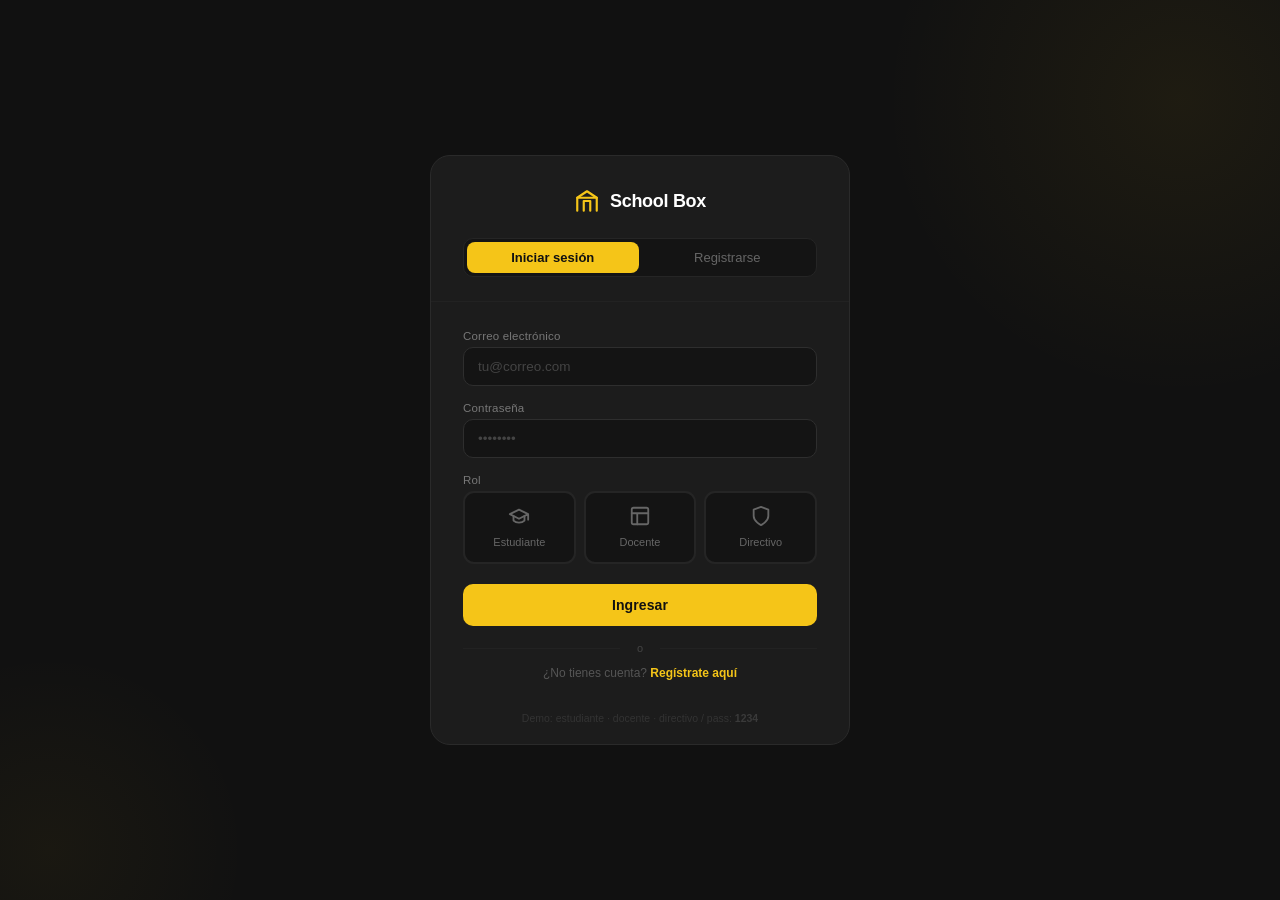
<file: index.html>
<!DOCTYPE html>
<html lang="es">
<head>
    <meta charset="UTF-8">
    <meta name="viewport" content="width=device-width, initial-scale=1.0">
    <title>School Box — Acceso</title>
    <link rel="stylesheet" href="styles.css">
    <style>
        /* ── LAYOUT AUTH ── */
        #auth-screen {
            min-height: 100vh;
            background: #111;
            display: flex;
            align-items: center;
            justify-content: center;
            padding: 2rem 1rem;
            position: relative;
            overflow: hidden;
        }

        /* Fondo decorativo */
        #auth-screen::before {
            content: '';
            position: absolute;
            width: 600px; height: 600px;
            border-radius: 50%;
            background: radial-gradient(circle, rgba(245,197,24,.06) 0%, transparent 70%);
            top: -200px; right: -200px;
            pointer-events: none;
        }
        #auth-screen::after {
            content: '';
            position: absolute;
            width: 400px; height: 400px;
            border-radius: 50%;
            background: radial-gradient(circle, rgba(245,197,24,.04) 0%, transparent 70%);
            bottom: -150px; left: -150px;
            pointer-events: none;
        }

        /* ── TARJETA PRINCIPAL ── */
        .auth-card {
            background: #1c1c1c;
            border: 1px solid #2a2a2a;
            border-radius: 20px;
            width: 100%;
            max-width: 420px;
            overflow: hidden;
            position: relative;
            z-index: 1;
            animation: aparecer .4s ease;
        }

        @keyframes aparecer {
            from { opacity: 0; transform: translateY(18px); }
            to   { opacity: 1; transform: translateY(0); }
        }

        /* ── HEADER DE LA TARJETA ── */
        .auth-header {
            padding: 2rem 2rem 1.5rem;
            border-bottom: 1px solid #222;
            text-align: center;
        }

        .auth-logo {
            display: flex;
            align-items: center;
            justify-content: center;
            gap: 10px;
            margin-bottom: 1.5rem;
        }

        .auth-logo svg {
            color: #f5c518;
            width: 26px; height: 26px;
        }

        .auth-logo span {
            font-size: 18px;
            font-weight: 700;
            color: #fff;
            letter-spacing: -.3px;
        }

        /* ── TABS LOGIN / REGISTRO ── */
        .auth-tabs {
            display: grid;
            grid-template-columns: 1fr 1fr;
            background: #141414;
            border: 1px solid #252525;
            border-radius: 10px;
            padding: 3px;
            gap: 3px;
        }

        .auth-tab {
            padding: 8px 0;
            border: none;
            border-radius: 8px;
            background: transparent;
            color: #666;
            font-size: 13px;
            font-weight: 500;
            cursor: pointer;
            transition: all .2s;
        }

        .auth-tab.activo {
            background: #f5c518;
            color: #111;
            font-weight: 700;
        }

        .auth-tab:not(.activo):hover {
            color: #ccc;
        }

        /* ── BODY FORMULARIO ── */
        .auth-body {
            padding: 1.75rem 2rem 2rem;
        }

        /* ── CAMPOS ── */
        .campo-auth {
            margin-bottom: 1rem;
        }

        .campo-auth label {
            display: block;
            font-size: 11.5px;
            color: #777;
            margin-bottom: 5px;
            font-weight: 500;
            letter-spacing: .2px;
        }

        .campo-auth input,
        .campo-auth select {
            width: 100%;
            background: #141414;
            border: 1px solid #2e2e2e;
            border-radius: 10px;
            padding: 11px 14px;
            color: #fff;
            font-size: 13.5px;
            outline: none;
            transition: border-color .2s, box-shadow .2s;
            font-family: sans-serif;
            -webkit-appearance: none;
        }

        .campo-auth input:focus,
        .campo-auth select:focus {
            border-color: #f5c518;
            box-shadow: 0 0 0 3px rgba(245,197,24,.08);
        }

        .campo-auth input::placeholder {
            color: #444;
        }

        .campo-auth select {
            cursor: pointer;
            background-image: url("data:image/svg+xml,%3Csvg xmlns='http://www.w3.org/2000/svg' width='12' height='12' viewBox='0 0 24 24' fill='none' stroke='%23666' stroke-width='2'%3E%3Cpolyline points='6 9 12 15 18 9'/%3E%3C/svg%3E");
            background-repeat: no-repeat;
            background-position: right 12px center;
            padding-right: 36px;
        }

        .campo-auth select option {
            background: #1c1c1c;
            color: #fff;
        }

        /* ── SELECTOR DE ROL (solo login) ── */
        .roles-grid {
            display: grid;
            grid-template-columns: repeat(3, 1fr);
            gap: 8px;
            margin-bottom: 1rem;
        }

        .rol-card {
            background: #141414;
            border: 2px solid #252525;
            border-radius: 11px;
            padding: 12px 6px;
            text-align: center;
            cursor: pointer;
            transition: all .22s cubic-bezier(.34,1.56,.64,1);
            color: #666;
        }

        .rol-card:hover {
            border-color: #444;
            color: #ccc;
            transform: translateY(-2px);
        }

        .rol-card.sel {
            border-color: #f5c518;
            background: #1f1b00;
            color: #f5c518;
            transform: translateY(-3px);
        }

        .rol-card svg {
            width: 22px; height: 22px;
            display: block;
            margin: 0 auto 5px;
        }

        .rol-card span {
            font-size: 11px;
            font-weight: 500;
        }

        /* ── CÓDIGO DE ACCESO (registro) ── */
        .codigo-box {
            background: #1a1500;
            border: 1px solid #3a2e00;
            border-radius: 10px;
            padding: 12px 14px;
            margin-bottom: 1rem;
        }

        .codigo-box label {
            display: block;
            font-size: 11.5px;
            color: #c49a00;
            margin-bottom: 6px;
            font-weight: 600;
        }

        .codigo-box input {
            width: 100%;
            background: #111;
            border: 1px solid #3a2e00;
            border-radius: 8px;
            padding: 10px 12px;
            color: #fff;
            font-size: 13px;
            outline: none;
            transition: border-color .2s;
            font-family: monospace;
            letter-spacing: 1px;
        }

        .codigo-box input:focus {
            border-color: #f5c518;
        }

        .codigo-box input::placeholder {
            color: #3a2e00;
            letter-spacing: 0;
            font-family: sans-serif;
        }

        .codigo-hint {
            font-size: 11px;
            color: #7a6200;
            margin-top: 6px;
        }

        /* ── BOTÓN PRINCIPAL ── */
        .btn-auth {
            width: 100%;
            background: #f5c518;
            color: #111;
            border: none;
            border-radius: 10px;
            padding: 13px;
            font-size: 14px;
            font-weight: 700;
            cursor: pointer;
            transition: transform .15s, background .2s, box-shadow .2s;
            margin-top: .25rem;
            letter-spacing: .1px;
        }

        .btn-auth:hover {
            background: #ffd740;
            transform: scale(1.02);
            box-shadow: 0 4px 20px rgba(245,197,24,.2);
        }

        .btn-auth:active {
            transform: scale(.98);
        }

        .btn-auth:disabled {
            opacity: .5;
            cursor: not-allowed;
            transform: none;
        }

        /* ── MENSAJE DE ERROR / ÉXITO ── */
        .msg-error {
            background: rgba(226,75,74,.1);
            border: 1px solid rgba(226,75,74,.3);
            color: #e24b4a;
            font-size: 12px;
            padding: 10px 14px;
            border-radius: 9px;
            margin-bottom: 1rem;
            display: none;
        }

        .msg-ok {
            background: rgba(76,175,80,.1);
            border: 1px solid rgba(76,175,80,.3);
            color: #4caf50;
            font-size: 12px;
            padding: 10px 14px;
            border-radius: 9px;
            margin-bottom: 1rem;
            display: none;
        }

        /* ── SEPARADOR ── */
        .divider-auth {
            text-align: center;
            font-size: 11px;
            color: #444;
            margin: 1rem 0 .75rem;
            position: relative;
        }

        .divider-auth::before,
        .divider-auth::after {
            content: '';
            position: absolute;
            top: 50%;
            width: calc(50% - 20px);
            height: 1px;
            background: #222;
        }

        .divider-auth::before { left: 0; }
        .divider-auth::after  { right: 0; }

        /* ── SPINNER ── */
        @keyframes spin { to { transform: rotate(360deg); } }
        .spinner {
            display: inline-block;
            width: 14px; height: 14px;
            border: 2px solid rgba(17,17,17,.3);
            border-top-color: #111;
            border-radius: 50%;
            animation: spin .7s linear infinite;
            vertical-align: middle;
            margin-right: 6px;
        }

        /* ── USUARIOS LOCALES (info pie) ── */
        .creds-footer {
            text-align: center;
            font-size: 10.5px;
            color: #333;
            padding: 0 2rem 1.25rem;
        }

        /* ── RESPONSIVE ── */
        @media (max-width: 480px) {
            .auth-body { padding: 1.5rem 1.25rem 1.5rem; }
            .auth-header { padding: 1.5rem 1.25rem 1.25rem; }
        }
    </style>
</head>
<body>

<div id="auth-screen">
    <div class="auth-card">

        <!-- CABECERA -->
        <div class="auth-header">
            <div class="auth-logo">
                <svg viewBox="0 0 24 24" fill="none" stroke="currentColor" stroke-width="2" stroke-linecap="round" stroke-linejoin="round">
                    <path d="M3 21V9l9-6 9 6v12"/>
                    <path d="M9 21V12h6v9"/>
                    <path d="M3 9h18"/>
                </svg>
                <span>School Box</span>
            </div>
            <div class="auth-tabs">
                <button class="auth-tab activo" id="tab-login" onclick="cambiarTab('login')">Iniciar sesión</button>
                <button class="auth-tab" id="tab-registro" onclick="cambiarTab('registro')">Registrarse</button>
            </div>
        </div>

        <!-- ══════════ FORMULARIO LOGIN ══════════ -->
        <div class="auth-body" id="form-login">

            <div id="err-login" class="msg-error"></div>

            <div class="campo-auth">
                <label>Correo electrónico</label>
                <input type="email" id="login-email" placeholder="tu@correo.com" onkeydown="if(event.key==='Enter')hacerLogin()"/>
            </div>

            <div class="campo-auth">
                <label>Contraseña</label>
                <input type="password" id="login-pass" placeholder="••••••••" onkeydown="if(event.key==='Enter')hacerLogin()"/>
            </div>

            <div class="campo-auth">
                <label>Rol</label>
                <div class="roles-grid">
                    <div class="rol-card" id="rol-estudiante" onclick="selRol('estudiante',this)">
                        <svg viewBox="0 0 24 24" fill="none" stroke="currentColor" stroke-width="2" stroke-linecap="round" stroke-linejoin="round">
                            <path d="M22 10v6M2 10l10-5 10 5-10 5z"/>
                            <path d="M6 12v5c3 3 9 3 12 0v-5"/>
                        </svg>
                        <span>Estudiante</span>
                    </div>
                    <div class="rol-card" id="rol-docente" onclick="selRol('docente',this)">
                        <svg viewBox="0 0 24 24" fill="none" stroke="currentColor" stroke-width="2" stroke-linecap="round" stroke-linejoin="round">
                            <rect x="3" y="3" width="18" height="18" rx="2"/>
                            <path d="M3 9h18M9 21V9"/>
                        </svg>
                        <span>Docente</span>
                    </div>
                    <div class="rol-card" id="rol-directivo" onclick="selRol('directivo',this)">
                        <svg viewBox="0 0 24 24" fill="none" stroke="currentColor" stroke-width="2" stroke-linecap="round" stroke-linejoin="round">
                            <path d="M12 22s8-4 8-10V5l-8-3-8 3v7c0 6 8 10 8 10z"/>
                        </svg>
                        <span>Directivo</span>
                    </div>
                </div>
            </div>

            <button class="btn-auth" id="btn-login" onclick="hacerLogin()">Ingresar</button>

            <div class="divider-auth">o</div>

            <p style="text-align:center;font-size:12px;color:#555;">
                ¿No tienes cuenta?
                <button onclick="cambiarTab('registro')" style="background:none;border:none;color:#f5c518;font-size:12px;font-weight:600;cursor:pointer;padding:0;">Regístrate aquí</button>
            </p>
        </div>

        <!-- ══════════ FORMULARIO REGISTRO ══════════ -->
        <div class="auth-body" id="form-registro" style="display:none;">

            <div id="err-registro" class="msg-error"></div>
            <div id="ok-registro" class="msg-ok"></div>

            <div class="campo-auth">
                <label>Nombre completo</label>
                <input type="text" id="reg-nombre" placeholder="Juan Pérez"/>
            </div>

            <div class="campo-auth">
                <label>Correo electrónico</label>
                <input type="email" id="reg-email" placeholder="tu@correo.com"/>
            </div>

            <div class="campo-auth">
                <label>Contraseña <span style="color:#444;font-size:10px;">(mín. 6 caracteres)</span></label>
                <input type="password" id="reg-pass" placeholder="••••••••"/>
            </div>

            <div class="campo-auth">
                <label>Rol</label>
                <select id="reg-rol" onchange="onCambioRol()">
                    <option value="estudiante">🎓 Estudiante</option>
                    <option value="docente">👨‍🏫 Docente</option>
                    <option value="directivo">👔 Directivo</option>
                </select>
            </div>

            <!-- Código de acceso (solo docente / directivo) -->
            <div class="codigo-box" id="box-codigo" style="display:none;">
                <label id="codigo-label">🔐 Código de acceso</label>
                <input type="text" id="reg-codigo" placeholder="Ingresa el código"/>
                <p class="codigo-hint" id="codigo-hint">Necesitas un código especial para este rol</p>
            </div>

            <button class="btn-auth" id="btn-registro" onclick="hacerRegistro()">Crear cuenta</button>

            <div class="divider-auth">o</div>

            <p style="text-align:center;font-size:12px;color:#555;">
                ¿Ya tienes cuenta?
                <button onclick="cambiarTab('login')" style="background:none;border:none;color:#f5c518;font-size:12px;font-weight:600;cursor:pointer;padding:0;">Inicia sesión</button>
            </p>
        </div>

        <!-- PIE: credenciales de demo -->
        <div class="creds-footer">
            Demo: estudiante · docente · directivo / pass: <strong style="color:#3a3a3a;">1234</strong>
        </div>

    </div>
</div>

<script src="login.js"></script>
</body>
</html>
</file>
<file: styles.css>
* {
    box-sizing: border-box;
    margin: 0;
    padding: 0;
}

body {
    font-family: sans-serif;
    background: #111;
    color: #fff;
}




/* ── ANIMACIÓN ENTRADA ── */
@keyframes aparecer {
    from {
        opacity: 0;
        transform: translateY(14px);
    }

    to {
        opacity: 1;
        transform: translateY(0);
    }
}

/* ── PANTALLAS ── */
.pantalla {
    display: none;
    min-height: 100vh;
    background: #111;
    animation: aparecer .4s ease;
}

.pantalla.activa {
    display: flex;
}

/* LOGIN*/
#login {
    align-items: center;
    justify-content: center;
    padding: 2rem;
}

.caja-login {
    background: #1c1c1c;
    border: 1px solid #2a2a2a;
    border-radius: 18px;
    padding: 2.5rem 2rem;
    width: 100%;
    max-width: 400px;
}

.logo-login {
    display: flex;
    align-items: center;
    gap: 10px;
    justify-content: center;
    margin-bottom: 1.8rem;
}

.logo-login svg {
    color: #f5c518;
    width: 28px;
    height: 28px;
}

.logo-login span {
    font-size: 20px;
    font-weight: 700;
    color: #fff;
}

.roles {
    display: grid;
    grid-template-columns: repeat(3, 1fr);
    gap: 10px;
    margin-bottom: 1.8rem;
}

.rol-btn {
    background: #252525;
    border: 2px solid #333;
    border-radius: 12px;
    padding: 14px 8px;
    text-align: center;
    cursor: pointer;
    transition: all .25s cubic-bezier(.34, 1.56, .64, 1);
    color: #888;
}

.rol-btn:hover {
    border-color: #555;
    color: #ccc;
    transform: translateY(-3px);
}

.rol-btn.sel {
    border-color: #f5c518;
    background: #2a2500;
    color: #f5c518;
    transform: translateY(-4px);
}

.rol-btn svg {
    width: 24px;
    height: 24px;
    display: block;
    margin: 0 auto 6px;
}

.rol-btn span {
    font-size: 12px;
    font-weight: 500;
}

.campo {
    margin-bottom: 1rem;
}

.campo label {
    display: block;
    font-size: 12px;
    color: #888;
    margin-bottom: 6px;
}

.campo input {
    width: 100%;
    background: #252525;
    border: 1px solid #333;
    border-radius: 10px;
    padding: 11px 14px;
    color: #fff;
    font-size: 14px;
    outline: none;
    transition: border-color .2s;
}

.campo input:focus {
    border-color: #f5c518;
}

.campo input::placeholder {
    color: #555;
}

.btn-ingresar {
    width: 100%;
    background: #f5c518;
    color: #111;
    border: none;
    border-radius: 10px;
    padding: 13px;
    font-size: 15px;
    font-weight: 700;
    cursor: pointer;
    transition: transform .15s, background .2s;
    margin-top: .5rem;
}

.btn-ingresar:hover {
    background: #ffd740;
    transform: scale(1.02);
}

.btn-ingresar:active {
    transform: scale(0.98);
}

.error-msg {
    color: #e24b4a;
    font-size: 12px;
    text-align: center;
    margin-top: 8px;
    min-height: 16px;
}

/* DASHBOARD */
#dashboard {
    flex-direction: column;
}

/* NAVBAR */
.navbar {
    display: flex;
    align-items: center;
    justify-content: space-between;
    padding: 0 1.5rem;
    height: 54px;
    background: #0d0d0d;
    border-bottom: 1px solid #222;
    position: sticky;
    top: 0;
    z-index: 100;
}

.navbar-logo {
    display: flex;
    align-items: center;
    gap: 8px;
    font-size: 15px;
    font-weight: 700;
    color: #fff;
}

.navbar-logo svg {
    color: #f5c518;
    width: 20px;
    height: 20px;
}

.navbar-links {
    display: flex;
    gap: 2px;
    align-items: center;
}

.nav-btn {
    display: flex;
    align-items: center;
    gap: 5px;
    padding: 6px 11px;
    border-radius: 8px;
    border: none;
    background: transparent;
    color: #888;
    font-size: 13px;
    cursor: pointer;
    transition: all .2s;
}

.nav-btn:hover {
    background: #1e1e1e;
    color: #fff;
}

.nav-btn.activo-nav {
    background: #f5c518;
    color: #111;
    font-weight: 600;
}

.nav-btn svg {
    width: 14px;
    height: 14px;
    flex-shrink: 0;
}

.badge-rol {
    font-size: 11px;
    padding: 4px 10px;
    border-radius: 20px;
    font-weight: 600;
}

.badge-est {
    background: #1a2a1a;
    color: #4caf50;
}

.badge-doc {
    background: #1a1a2a;
    color: #7986cb;
}

.badge-dir {
    background: #2a1a00;
    color: #f5c518;
}

.btn-salir {
    background: transparent;
    border: 1px solid #333;
    color: #888;
    font-size: 12px;
    padding: 5px 12px;
    border-radius: 8px;
    cursor: pointer;
    transition: all .2s;
}

.btn-salir:hover {
    border-color: #e24b4a;
    color: #e24b4a;
}

/* CONTENIDO PRINCIPAL */
.contenido-principal {
    flex: 1;
}

/* VISTAS */
.vista {
    display: none;
    padding: 2rem 1.5rem;
    animation: aparecer .3s ease;
}

.vista.visible {
    display: block;
}

/* ── INICIO ── */
.hero-dash {
    text-align: center;
    padding: 3rem 1rem 2rem;
}

.hero-dash h1 {
    font-size: 42px;
    font-weight: 700;
    color: #fff;
    margin-bottom: 8px;
}

.hero-dash p {
    color: #666;
    font-size: 15px;
}

.tarjetas {
    display: grid;
    grid-template-columns: repeat(5, minmax(0, 1fr));
    gap: 14px;
    max-width: 1000px;
    margin: 2rem auto;
}

.tarjeta {
    background: #1c1c1c;
    border: 1px solid #2a2a2a;
    border-radius: 14px;
    padding: 1.4rem .9rem;
    text-align: center;
    cursor: pointer;
    transition: all .25s cubic-bezier(.34, 1.56, .64, 1);
}

.tarjeta:hover {
    transform: translateY(-6px) scale(1.02);
    border-color: #f5c518;
    background: #222;
}

.tarjeta .ico {
    width: 44px;
    height: 44px;
    border-radius: 10px;
    background: rgba(245, 197, 24, .1);
    display: flex;
    align-items: center;
    justify-content: center;
    margin: 0 auto .75rem;
    transition: all .3s;
}

.tarjeta:hover .ico {
    background: rgba(245, 197, 24, .2);
    transform: rotate(-6deg) scale(1.1);
}

.tarjeta .ico svg {
    color: #f5c518;
    width: 20px;
    height: 20px;
}

.tarjeta h3 {
    font-size: 13px;
    font-weight: 600;
    color: #fff;
    margin-bottom: 5px;
}

.tarjeta p {
    font-size: 11px;
    color: #666;
    line-height: 1.4;
}

/* ── ENCERES ── */
.enc-titulo {
    font-size: 20px;
    font-weight: 700;
    color: #fff;
    margin-bottom: .3rem;
}

.enc-sub {
    font-size: 13px;
    color: #666;
    margin-bottom: 1.5rem;
}

.selector-salon {
    display: flex;
    align-items: center;
    gap: 10px;
    margin-bottom: 1.5rem;
}

.selector-salon label {
    font-size: 13px;
    color: #888;
}

.selector-salon select {
    background: #1c1c1c;
    border: 1px solid #333;
    color: #fff;
    border-radius: 8px;
    padding: 7px 12px;
    font-size: 13px;
    cursor: pointer;
    outline: none;
}

.selector-salon select:focus {
    border-color: #f5c518;
}

.tabla-enc {
    width: 100%;
    border-collapse: collapse;
}

.tabla-enc th {
    text-align: left;
    padding: 10px 14px;
    font-size: 12px;
    color: #666;
    font-weight: 500;
    border-bottom: 1px solid #222;
}

.tabla-enc td {
    padding: 12px 14px;
    font-size: 13px;
    color: #ccc;
    border-bottom: 1px solid #1e1e1e;
}

.tabla-enc tr:hover td {
    background: #1a1a1a;
}

.cant-badge {
    display: inline-block;
    background: #252525;
    border: 1px solid #333;
    border-radius: 6px;
    padding: 3px 10px;
    font-size: 12px;
    color: #fff;
    font-weight: 500;
    min-width: 36px;
    text-align: center;
}

.est-ok {
    color: #4caf50;
    font-size: 12px;
}

.est-baj {
    color: #f5c518;
    font-size: 12px;
}

.est-cri {
    color: #e24b4a;
    font-size: 12px;
}

.input-cant {
    background: #252525;
    border: 1px solid #333;
    color: #fff;
    border-radius: 6px;
    padding: 4px 8px;
    font-size: 12px;
    width: 60px;
    text-align: center;
}

.btn-grd {
    background: #f5c518;
    color: #111;
    border: none;
    border-radius: 6px;
    padding: 4px 10px;
    font-size: 12px;
    font-weight: 600;
    cursor: pointer;
}

.btn-eli {
    background: transparent;
    border: 1px solid #e24b4a;
    color: #e24b4a;
    border-radius: 6px;
    padding: 4px 10px;
    font-size: 12px;
    cursor: pointer;
    transition: background .2s;
}

.btn-eli:hover {
    background: #e24b4a;
    color: #fff;
}

.hist-titulo {
    font-size: 13px;
    font-weight: 600;
    color: #888;
    margin: 1.5rem 0 .8rem;
}

.hist-item {
    background: #1c1c1c;
    border: 1px solid #2a2a2a;
    border-radius: 10px;
    padding: 12px 14px;
    margin-bottom: 8px;
    display: flex;
    justify-content: space-between;
    align-items: center;
}

.hist-info {
    font-size: 12px;
    color: #ccc;
}

.hist-info strong {
    color: #f5c518;
}

.hist-hora {
    font-size: 11px;
    color: #555;
}

/* ── INFORMACIÓN ── */
.info-subtabs {
    display: flex;
    gap: 10px;
    margin-bottom: 1.5rem;
}

.info-tab {
    padding: 8px 20px;
    border-radius: 10px;
    border: 1px solid #333;
    background: #1c1c1c;
    color: #888;
    font-size: 13px;
    cursor: pointer;
    transition: all .2s;
}

.info-tab:hover {
    border-color: #555;
    color: #fff;
}

.info-tab.activo-tab {
    background: #f5c518;
    color: #111;
    border-color: #f5c518;
    font-weight: 600;
}

.info-panel {
    display: none;
    animation: aparecer .3s ease;
}

.info-panel.visible {
    display: block;
}

/* Estadísticas */
.stats-grid {
    display: grid;
    grid-template-columns: repeat(3, minmax(0, 1fr));
    gap: 16px;
    margin-bottom: 2rem;
}

.stat-card {
    background: #1c1c1c;
    border: 1px solid #2a2a2a;
    border-radius: 14px;
    padding: 1.25rem;
}

.stat-card h4 {
    font-size: 12px;
    color: #666;
    margin-bottom: 1rem;
    font-weight: 500;
}

.stat-item {
    display: flex;
    align-items: center;
    justify-content: space-between;
    margin-bottom: 10px;
}

.stat-nombre {
    font-size: 13px;
    color: #ccc;
}

.stat-barra-wrap {
    flex: 1;
    margin: 0 10px;
    height: 6px;
    background: #252525;
    border-radius: 3px;
    overflow: hidden;
}

.stat-barra {
    height: 100%;
    border-radius: 3px;
    transition: width .6s ease;
}

.barra-usado {
    background: #f5c518;
}

.barra-dañado {
    background: #e24b4a;
}

.barra-solic {
    background: #4caf50;
}

.stat-val {
    font-size: 12px;
    color: #888;
    min-width: 30px;
    text-align: right;
}

/* Leyes */
.ley-item {
    background: #1c1c1c;
    border: 1px solid #2a2a2a;
    border-radius: 12px;
    padding: 1.25rem;
    margin-bottom: 12px;
}

.ley-num {
    font-size: 11px;
    color: #f5c518;
    font-weight: 600;
    margin-bottom: 6px;
}

.ley-titulo {
    font-size: 14px;
    font-weight: 600;
    color: #fff;
    margin-bottom: 6px;
}

.ley-desc {
    font-size: 13px;
    color: #888;
    line-height: 1.6;
}

/* ── SUGERENCIAS ── */
.sug-titulo {
    font-size: 20px;
    font-weight: 700;
    color: #fff;
    margin-bottom: .3rem;
}

.sug-sub {
    font-size: 13px;
    color: #666;
    margin-bottom: 1.5rem;
}

.form-sug {
    background: #1c1c1c;
    border: 1px solid #2a2a2a;
    border-radius: 14px;
    padding: 1.5rem;
    max-width: 640px;
    margin-bottom: 1.5rem;
}

.form-sug h3 {
    font-size: 15px;
    font-weight: 600;
    color: #fff;
    margin-bottom: 1rem;
}

.form-grupo {
    margin-bottom: 1rem;
}

.form-grupo label {
    display: block;
    font-size: 12px;
    color: #888;
    margin-bottom: 6px;
}

.form-grupo input,
.form-grupo textarea {
    width: 100%;
    background: #252525;
    border: 1px solid #333;
    color: #fff;
    border-radius: 10px;
    padding: 10px 14px;
    font-size: 13px;
    outline: none;
    font-family: sans-serif;
    transition: border-color .2s;
    resize: vertical;
}

.form-grupo input:focus,
.form-grupo textarea:focus {
    border-color: #f5c518;
}

.form-grupo input::placeholder,
.form-grupo textarea::placeholder {
    color: #555;
}

.fila-dos {
    display: grid;
    grid-template-columns: 1fr 1fr;
    gap: 12px;
}

.btn-enviar {
    background: #f5c518;
    color: #111;
    border: none;
    border-radius: 10px;
    padding: 11px 24px;
    font-size: 14px;
    font-weight: 700;
    cursor: pointer;
    transition: transform .15s, background .2s;
}

.btn-enviar:hover {
    background: #ffd740;
    transform: scale(1.02);
}

.btn-enviar:active {
    transform: scale(0.98);
}

.separador {
    border: none;
    border-top: 1px solid #222;
    margin: 1.5rem 0;
}

/* Soporte técnico */
.soporte-box {
    background: #1c1c1c;
    border: 1px solid #2a2a2a;
    border-radius: 14px;
    padding: 1.5rem;
    max-width: 640px;
}

.soporte-box h3 {
    font-size: 15px;
    font-weight: 600;
    color: #fff;
    margin-bottom: .4rem;
}

.soporte-box p {
    font-size: 12px;
    color: #666;
    margin-bottom: 1.2rem;
}

.upload-area {
    border: 2px dashed #333;
    border-radius: 10px;
    padding: 1.5rem;
    text-align: center;
    cursor: pointer;
    transition: border-color .2s;
    margin-bottom: 1rem;
}

.upload-area:hover {
    border-color: #f5c518;
}

.upload-area svg {
    color: #555;
    width: 28px;
    height: 28px;
    margin-bottom: 8px;
}

.upload-area p {
    font-size: 12px;
    color: #666;
    margin: 0;
}

.upload-area input {
    display: none;
}

.archivos-lista {
    font-size: 12px;
    color: #888;
    margin-bottom: 1rem;
    min-height: 16px;
}

.msg-enviado {
    background: #1a2a1a;
    border: 1px solid #2a4a2a;
    border-radius: 10px;
    padding: 12px 16px;
    font-size: 13px;
    color: #4caf50;
    display: none;
    margin-top: 1rem;
}

/* ── PIE DE PÁGINA ── */
.footer {
    background: #0d0d0d;
    border-top: 1px solid #1e1e1e;
    padding: 2rem 1.5rem 1.5rem;
    display: grid;
    grid-template-columns: repeat(3, minmax(0, 1fr));
    gap: 2rem;
}

.footer-seccion h4 {
    font-size: 13px;
    font-weight: 600;
    color: #f5c518;
    margin-bottom: .8rem;
}

.footer-seccion p,
.footer-seccion a {
    font-size: 12px;
    color: #666;
    line-height: 1.7;
    text-decoration: none;
    display: block;
}

.footer-seccion a:hover {
    color: #ccc;
}

.footer-redes {
    display: flex;
    gap: 10px;
    margin-top: .5rem;
}

.red-btn {
    display: flex;
    align-items: center;
    gap: 6px;
    padding: 6px 12px;
    border: 1px solid #2a2a2a;
    border-radius: 8px;
    font-size: 12px;
    color: #888;
    cursor: pointer;
    background: transparent;
    transition: all .2s;
}

.red-btn:hover {
    border-color: #555;
    color: #fff;
}

.red-btn svg {
    width: 14px;
    height: 14px;
}

.footer-bottom {
    text-align: center;
    padding-top: 1.5rem;
    margin-top: 1.5rem;
    border-top: 1px solid #1e1e1e;
    font-size: 11px;
    color: #444;
}

/* ══════════════════════════════════════════════
   RESPONSIVE
   ══════════════════════════════════════════════ */

/* ── TABLET (≤ 900px) ── */
@media (max-width: 900px) {
    /* Navbar: ocultar textos de botones, solo iconos */
    .nav-btn span {
        display: none;
    }

    .nav-btn {
        padding: 6px 8px;
    }

    /* Tarjetas: 3 columnas en tablet */
    .tarjetas {
        grid-template-columns: repeat(3, 1fr);
    }

    /* Stats: 2 columnas */
    .stats-grid {
        grid-template-columns: repeat(2, 1fr);
    }

    /* Footer: 2 columnas */
    .footer {
        grid-template-columns: repeat(2, 1fr);
    }
}

/* ── MÓVIL (≤ 640px) ── */
@media (max-width: 640px) {

    /* --- NAVBAR --- */
    .navbar {
        padding: 0 1rem;
        height: 50px;
    }

    .navbar-logo span {
        font-size: 13px;
    }

    .badge-rol {
        display: none; /* Se oculta en móvil para ahorrar espacio */
    }

    .btn-salir {
        font-size: 11px;
        padding: 4px 8px;
    }

    /* --- VISTAS --- */
    .vista {
        padding: 1.25rem 1rem;
    }

    /* --- HERO --- */
    .hero-dash {
        padding: 2rem .5rem 1rem;
    }

    .hero-dash h1 {
        font-size: 26px;
    }

    .hero-dash p {
        font-size: 13px;
    }

    /* --- TARJETAS: 2 columnas en móvil --- */
    .tarjetas {
        grid-template-columns: repeat(2, 1fr);
        gap: 10px;
        margin: 1.25rem auto;
    }

    .tarjeta {
        padding: 1rem .7rem;
    }

    .tarjeta h3 {
        font-size: 12px;
    }

    /* --- ENCERES --- */
    .selector-salon {
        flex-wrap: wrap;
        gap: 8px;
    }

    /* Tabla scrollable horizontalmente en móvil */
    .tabla-enc {
        display: block;
        overflow-x: auto;
        -webkit-overflow-scrolling: touch;
        white-space: nowrap;
    }

    /* Historial */
    .hist-item {
        flex-direction: column;
        align-items: flex-start;
        gap: 6px;
    }

    /* --- INFORMACIÓN --- */
    .info-subtabs {
        flex-wrap: wrap;
        gap: 8px;
    }

    .info-tab {
        padding: 7px 14px;
        font-size: 12px;
    }

    /* Stats: 1 columna */
    .stats-grid {
        grid-template-columns: 1fr;
    }

    /* --- SUGERENCIAS --- */
    .sug-titulo {
        font-size: 17px;
    }

    .fila-dos {
        grid-template-columns: 1fr;
    }

    .form-sug,
    .soporte-box {
        padding: 1.1rem 1rem;
    }

    /* --- FOOTER: 1 columna --- */
    .footer {
        grid-template-columns: 1fr;
        gap: 1.5rem;
        padding: 1.5rem 1rem 1rem;
    }

    .footer-redes {
        flex-wrap: wrap;
    }

    /* --- LOGIN --- */
    .caja-login {
        padding: 2rem 1.25rem;
    }

    .roles {
        grid-template-columns: repeat(3, 1fr);
        gap: 8px;
    }

    .rol-btn {
        padding: 12px 6px;
    }

    .rol-btn span {
        font-size: 11px;
    }
}

/* ── MÓVIL PEQUEÑO (≤ 380px) ── */
@media (max-width: 380px) {
    .tarjetas {
        grid-template-columns: 1fr 1fr;
        gap: 8px;
    }

    .roles {
        grid-template-columns: 1fr 1fr 1fr;
    }

    .hero-dash h1 {
        font-size: 22px;
    }

    .nav-btn svg {
        width: 16px;
        height: 16px;
    }
}
</file>
